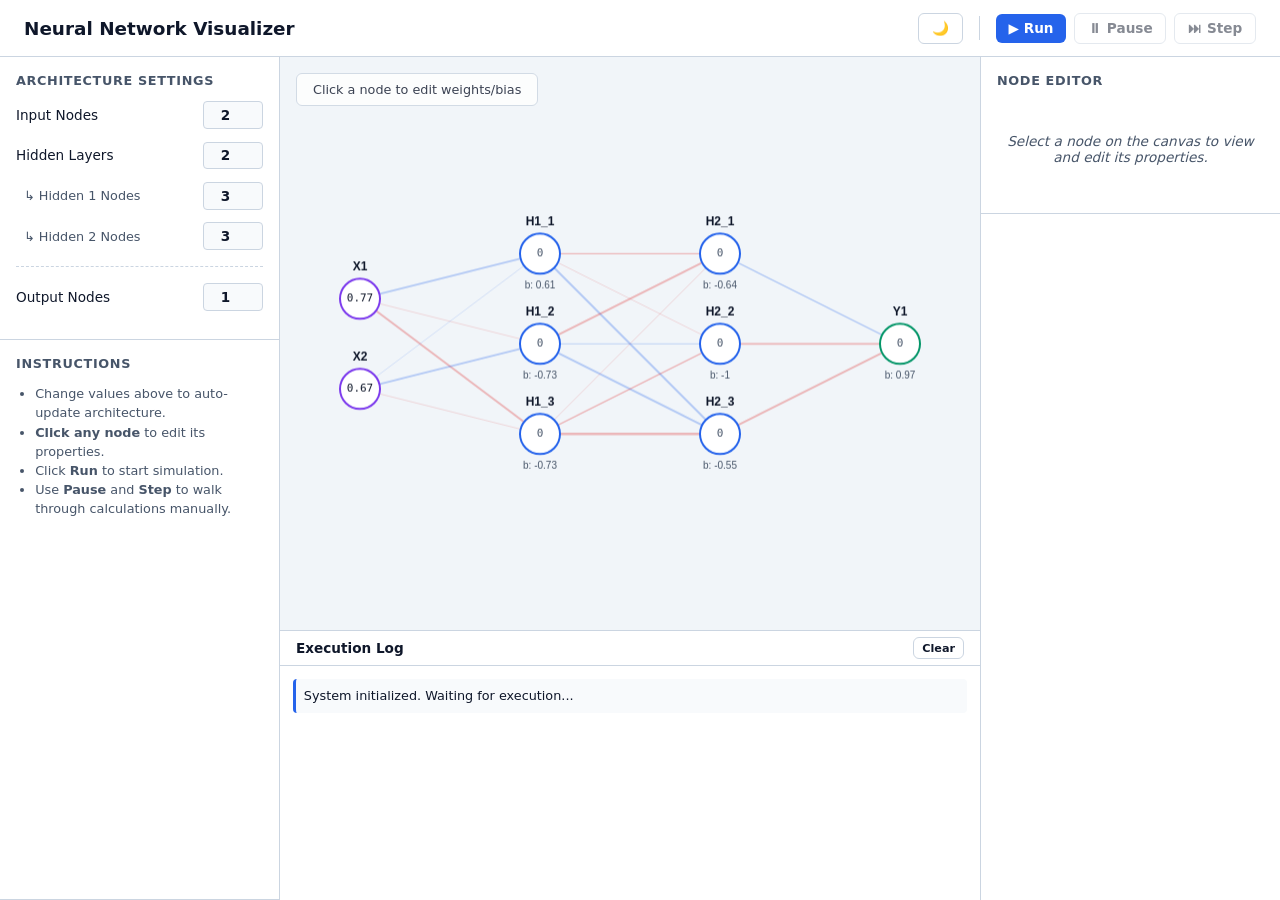
<file: NeuralNetwork.html>
<!DOCTYPE html>
<html lang="en">
<head>
    <meta charset="UTF-8">
    <meta name="viewport" content="width=device-width, initial-scale=1.0">
    <title>Interactive Neural Network Visualizer</title>
    <style>
        :root {
            /* Dark Theme (Default) */
            --bg-base: #0f172a;
            --bg-panel: #1e293b;
            --bg-input: #0f172a;
            --text-main: #f8fafc;
            --text-muted: #94a3b8;
            --border-color: #334155;
            
            --accent: #3b82f6;
            --accent-hover: #2563eb;
            --accent-danger: #ef4444;
            --accent-success: #22c55e;
            --accent-warn: #f59e0b;
            
            /* Canvas Colors */
            --node-input: #8b5cf6;
            --node-hidden: #3b82f6;
            --node-output: #10b981;
            --node-bg: #1e293b;
            --edge-pos: #3b82f6;
            --edge-neg: #ef4444;
            --edge-neutral: #cbd5e1;
            
            /* Highlight Colors */
            --highlight-node: #f59e0b;
            --highlight-glow: rgba(245, 158, 11, 0.6);
        }

        body.light-mode {
            /* Light Theme */
            --bg-base: #f1f5f9;
            --bg-panel: #ffffff;
            --bg-input: #f8fafc;
            --text-main: #0f172a;
            --text-muted: #475569;
            --border-color: #cbd5e1;
            
            --accent: #2563eb;
            --accent-hover: #1d4ed8;
            --accent-danger: #dc2626;
            --accent-success: #16a34a;
            --accent-warn: #d97706;
            
            --node-input: #7c3aed;
            --node-hidden: #2563eb;
            --node-output: #059669;
            --node-bg: #ffffff;
            --edge-pos: #2563eb;
            --edge-neg: #dc2626;
            --edge-neutral: #94a3b8;
        }

        * {
            box-sizing: border-box;
            margin: 0;
            padding: 0;
            font-family: 'Segoe UI', system-ui, sans-serif;
            transition: background-color 0.3s, color 0.3s, border-color 0.3s;
        }

        body {
            background-color: var(--bg-base);
            color: var(--text-main);
            height: 100vh;
            display: flex;
            flex-direction: column;
            overflow: hidden; /* Prevent body scroll for app-like feel */
        }

        header {
            display: flex;
            justify-content: space-between;
            align-items: center;
            padding: 0.8rem 1.5rem;
            background-color: var(--bg-panel);
            border-bottom: 1px solid var(--border-color);
            z-index: 10;
        }

        h1 { font-size: 1.15rem; font-weight: 600; }

        .header-controls {
            display: flex;
            gap: 0.5rem;
            align-items: center;
        }

        .btn {
            background-color: var(--accent);
            color: white;
            border: none;
            padding: 0.4rem 0.8rem;
            border-radius: 6px;
            font-weight: 600;
            font-size: 0.85rem;
            cursor: pointer;
            display: inline-flex;
            align-items: center;
            gap: 0.5rem;
            transition: opacity 0.2s, background-color 0.2s;
        }
        .btn:hover:not(:disabled) { background-color: var(--accent-hover); }
        .btn:disabled { opacity: 0.5; cursor: not-allowed; }
        
        .btn-outline { background: transparent; border: 1px solid var(--border-color); color: var(--text-main); }
        .btn-outline:hover:not(:disabled) { background: var(--bg-input); }
        
        .btn-warn { background-color: var(--accent-warn); color: white; border: none; }
        .btn-warn:hover:not(:disabled) { background-color: #d97706; }

        .app-body {
            display: flex;
            flex: 1;
            overflow: hidden;
        }

        /* Sidebars optimized for laptops */
        .sidebar {
            width: 280px; /* Reduced for better laptop fit */
            background-color: var(--bg-panel);
            border-right: 1px solid var(--border-color);
            display: flex;
            flex-direction: column;
            flex-shrink: 0;
            overflow-y: auto;
        }
        .sidebar.right {
            border-right: none;
            border-left: 1px solid var(--border-color);
            width: 300px;
        }

        .panel-section {
            padding: 1rem;
            border-bottom: 1px solid var(--border-color);
        }
        .panel-title {
            font-size: 0.8rem;
            text-transform: uppercase;
            letter-spacing: 0.05em;
            color: var(--text-muted);
            margin-bottom: 0.8rem;
            font-weight: 700;
        }

        .control-group {
            margin-bottom: 0.8rem;
            display: flex;
            justify-content: space-between;
            align-items: center;
        }
        .control-group label {
            font-size: 0.85rem;
            font-weight: 500;
        }
        .number-input {
            background-color: var(--bg-input);
            border: 1px solid var(--border-color);
            color: var(--text-main);
            padding: 0.3rem;
            border-radius: 4px;
            width: 60px;
            text-align: center;
            font-weight: 600;
            font-size: 0.85rem;
        }

        .main-view {
            flex: 1;
            display: flex;
            flex-direction: column;
            position: relative;
            background-color: var(--bg-base);
            overflow: hidden;
        }

        #canvas-container {
            flex: 1;
            position: relative;
            min-height: 0;
        }
        canvas {
            display: block;
            width: 100%;
            height: 100%;
            cursor: pointer;
        }

        .canvas-overlay-text {
            position: absolute;
            top: 1rem;
            left: 1rem;
            background: var(--bg-panel);
            padding: 0.5rem 1rem;
            border-radius: 6px;
            border: 1px solid var(--border-color);
            font-size: 0.8rem;
            pointer-events: none;
            opacity: 0.8;
        }

        /* Logger designed to flex perfectly on laptops */
        .logger-container {
            height: 30vh; /* Responsive height */
            min-height: 150px;
            max-height: 300px;
            background-color: var(--bg-panel);
            border-top: 1px solid var(--border-color);
            display: flex;
            flex-direction: column;
        }
        .logger-header {
            padding: 0.4rem 1rem;
            border-bottom: 1px solid var(--border-color);
            font-weight: 600;
            font-size: 0.85rem;
            display: flex;
            justify-content: space-between;
            align-items: center;
        }
        .logger-content {
            flex: 1;
            overflow-y: auto;
            padding: 0.8rem;
            font-family: 'Courier New', Courier, monospace;
            font-size: 0.8rem;
            display: flex;
            flex-direction: column;
            gap: 0.5rem;
        }
        .log-entry {
            padding: 0.5rem;
            background-color: var(--bg-input);
            border-radius: 4px;
            border-left: 3px solid var(--accent);
            line-height: 1.4;
        }
        .log-math { border-left-color: #f59e0b; }
        .log-result { border-left-color: var(--accent-success); background-color: rgba(34, 197, 94, 0.05); }

        /* Property Editor */
        .editor-empty {
            color: var(--text-muted);
            text-align: center;
            padding: 2rem 0;
            font-size: 0.85rem;
            font-style: italic;
        }
        .weight-row {
            display: grid;
            grid-template-columns: 1fr auto;
            align-items: center;
            gap: 0.5rem;
            margin-bottom: 0.5rem;
            background: var(--bg-input);
            padding: 0.4rem;
            border-radius: 4px;
            border: 1px solid var(--border-color);
        }
        .weight-row label { font-size: 0.75rem; font-family: monospace; }
        .weight-input { width: 70px; font-size: 0.8rem; }

    </style>
</head>
<body class="light-mode">

    <header>
        <div class="header-title-area">
            <h1>Neural Network Visualizer</h1>
        </div>
        <div class="header-controls">
            <button id="themeToggleBtn" class="btn btn-outline" title="Toggle Theme">🌙</button>
            <div style="width: 1px; height: 24px; background: var(--border-color); margin: 0 0.5rem;"></div>
            <button id="runPassBtn" class="btn">▶ Run</button>
            <button id="playPauseBtn" class="btn btn-outline" disabled>⏸ Pause</button>
            <button id="stepBtn" class="btn btn-outline" disabled>⏭ Step</button>
        </div>
    </header>

    <div class="app-body">
        
        <!-- Left Sidebar: Architecture Controls -->
        <aside class="sidebar left">
            <div class="panel-section">
                <div class="panel-title">Architecture Settings</div>
                
                <div class="control-group">
                    <label>Input Nodes</label>
                    <input type="number" id="inp-inputs" class="number-input" value="2" min="1" max="6">
                </div>
                
                <div class="control-group">
                    <label>Hidden Layers</label>
                    <input type="number" id="inp-layers" class="number-input" value="2" min="0" max="4">
                </div>
                
                <div id="hidden-layers-container">
                    <!-- Generated via JS -->
                </div>

                <div class="control-group" style="margin-top: 1rem; padding-top: 1rem; border-top: 1px dashed var(--border-color);">
                    <label>Output Nodes</label>
                    <input type="number" id="inp-outputs" class="number-input" value="1" min="1" max="4">
                </div>
            </div>
            
            <div class="panel-section" style="flex: 1;">
                <div class="panel-title">Instructions</div>
                <ul style="font-size: 0.8rem; color: var(--text-muted); padding-left: 1.2rem; line-height: 1.5;">
                    <li>Change values above to auto-update architecture.</li>
                    <li><b>Click any node</b> to edit its properties.</li>
                    <li>Click <b>Run</b> to start simulation.</li>
                    <li>Use <b>Pause</b> and <b>Step</b> to walk through calculations manually.</li>
                </ul>
            </div>
        </aside>

        <!-- Main View: Canvas & Execution Log -->
        <main class="main-view">
            <div id="canvas-container">
                <div class="canvas-overlay-text">Click a node to edit weights/bias</div>
                <canvas id="nnCanvas"></canvas>
            </div>
            
            <div class="logger-container">
                <div class="logger-header">
                    <span>Execution Log</span>
                    <button id="clearLogBtn" class="btn btn-outline" style="font-size: 0.7rem; padding: 0.2rem 0.5rem;">Clear</button>
                </div>
                <div class="logger-content" id="loggerContent">
                    <div class="log-entry">System initialized. Waiting for execution...</div>
                </div>
            </div>
        </main>

        <!-- Right Sidebar: Properties Editor -->
        <aside class="sidebar right">
            <div class="panel-section">
                <div class="panel-title">Node Editor</div>
                <div id="editor-container">
                    <div class="editor-empty">Select a node on the canvas to view and edit its properties.</div>
                </div>
            </div>
        </aside>

    </div>

    <script>
        // --- Core State ---
        let architecture = []; // Array of integers [input, hidden1, hidden2, output]
        let nodes = []; // Holds node objects {id, layer, index, x, y, bias, value, preAct, label, type, isTarget}
        let edges = []; // Holds edge objects {source, target, weight, isTarget}
        let selectedNodeId = null;

        // Simulation & Playback Control States
        let isSimulating = false;
        let isPaused = false;
        let resolvePause = null;

        // --- DOM Elements ---
        const canvas = document.getElementById('nnCanvas');
        const ctx = canvas.getContext('2d');
        const container = document.getElementById('canvas-container');
        
        const inpInputs = document.getElementById('inp-inputs');
        const inpLayers = document.getElementById('inp-layers');
        const hiddenLayersContainer = document.getElementById('hidden-layers-container');
        const inpOutputs = document.getElementById('inp-outputs');
        
        const runPassBtn = document.getElementById('runPassBtn');
        const playPauseBtn = document.getElementById('playPauseBtn');
        const stepBtn = document.getElementById('stepBtn');
        const clearLogBtn = document.getElementById('clearLogBtn');
        const themeToggleBtn = document.getElementById('themeToggleBtn');
        const loggerContent = document.getElementById('loggerContent');
        const editorContainer = document.getElementById('editor-container');

        function init() {
            window.addEventListener('resize', resizeCanvas);
            
            // Auto-update architecture on input change
            inpInputs.addEventListener('input', buildNetworkFromUI);
            inpOutputs.addEventListener('input', buildNetworkFromUI);
            inpLayers.addEventListener('input', () => {
                generateHiddenLayerInputs();
                buildNetworkFromUI();
            });
            
            // Playback Controls
            runPassBtn.addEventListener('click', runForwardPass);
            playPauseBtn.addEventListener('click', togglePause);
            stepBtn.addEventListener('click', triggerStep);
            
            // Utilities
            clearLogBtn.addEventListener('click', () => loggerContent.innerHTML = '');
            themeToggleBtn.addEventListener('click', toggleTheme);
            canvas.addEventListener('mousedown', handleCanvasClick);

            // Initial Setup
            generateHiddenLayerInputs();
            buildNetworkFromUI();
        }

        function toggleTheme() {
            const body = document.body;
            body.classList.toggle('light-mode');
            themeToggleBtn.innerText = body.classList.contains('light-mode') ? '🌙' : '☀️';
            drawNetwork();
        }

        function generateHiddenLayerInputs() {
            const count = parseInt(inpLayers.value) || 0;
            hiddenLayersContainer.innerHTML = '';
            for (let i = 0; i < count; i++) {
                const div = document.createElement('div');
                div.className = 'control-group';
                div.innerHTML = `
                    <label style="padding-left: 0.5rem; font-size: 0.8rem; color: var(--text-muted);">↳ Hidden ${i+1} Nodes</label>
                    <input type="number" class="number-input hidden-layer-size" value="3" min="1" max="8">
                `;
                hiddenLayersContainer.appendChild(div);
            }
            
            // Bind listeners to dynamically created inputs
            document.querySelectorAll('.hidden-layer-size').forEach(inp => {
                inp.addEventListener('input', buildNetworkFromUI);
            });
        }

        function buildNetworkFromUI() {
            if (isSimulating) return; // Prevent building while running

            const numIn = parseInt(inpInputs.value) || 1;
            const numOut = parseInt(inpOutputs.value) || 1;
            
            const hiddenInputs = document.querySelectorAll('.hidden-layer-size');
            const hiddenSizes = Array.from(hiddenInputs).map(inp => parseInt(inp.value) || 1);

            architecture = [numIn, ...hiddenSizes, numOut];
            
            initializeDataStructures();
            resizeCanvas(); 
            
            selectedNodeId = null;
            updateEditorPanel();
        }

        function initializeDataStructures() {
            nodes = [];
            edges = [];
            let nodeIdCounter = 0;

            for (let l = 0; l < architecture.length; l++) {
                const nodeCount = architecture[l];
                let layerType = l === 0 ? 'input' : (l === architecture.length - 1 ? 'output' : 'hidden');
                
                for (let i = 0; i < nodeCount; i++) {
                    let label = layerType === 'input' ? `X${i+1}` : (layerType === 'output' ? `Y${i+1}` : `H${l}_${i+1}`);
                    
                    nodes.push({
                        id: `node_${nodeIdCounter++}`,
                        layer: l,
                        index: i,
                        type: layerType,
                        label: label,
                        bias: layerType === 'input' ? 0 : parseFloat((Math.random() * 2 - 1).toFixed(2)),
                        value: layerType === 'input' ? parseFloat((Math.random()).toFixed(2)) : 0,
                        preAct: 0,
                        isTarget: false,
                        x: 0, y: 0
                    });
                }
            }

            for (let l = 0; l < architecture.length - 1; l++) {
                const currentLayerNodes = nodes.filter(n => n.layer === l);
                const nextLayerNodes = nodes.filter(n => n.layer === l + 1);

                currentLayerNodes.forEach(sourceNode => {
                    nextLayerNodes.forEach(targetNode => {
                        edges.push({
                            source: sourceNode.id,
                            target: targetNode.id,
                            weight: parseFloat((Math.random() * 2 - 1).toFixed(2)),
                            isTarget: false
                        });
                    });
                });
            }
        }

        function resizeCanvas() {
            const rect = container.getBoundingClientRect();
            const dpr = window.devicePixelRatio || 1;
            canvas.width = rect.width * dpr;
            canvas.height = rect.height * dpr;
            ctx.scale(dpr, dpr);
            canvas.style.width = `${rect.width}px`;
            canvas.style.height = `${rect.height}px`;
            
            calculateCoordinates(rect.width, rect.height);
            drawNetwork();
        }

        function calculateCoordinates(width, height) {
            const layerCount = architecture.length;
            const paddingX = Math.max(80, width * 0.1);
            const usableWidth = width - (paddingX * 2);
            const gapX = usableWidth / (layerCount - 1 || 1);

            for (let l = 0; l < layerCount; l++) {
                const layerNodes = nodes.filter(n => n.layer === l);
                const nodeCount = layerNodes.length;
                const paddingY = Math.max(50, height * 0.1);
                const usableHeight = height - (paddingY * 2);
                
                const maxGapY = 90; 
                let gapY = usableHeight / Math.max(1, nodeCount);
                if (gapY > maxGapY) gapY = maxGapY;

                const totalLayerHeight = gapY * (nodeCount - 1);
                const startY = (height - totalLayerHeight) / 2;

                const x = paddingX + (l * gapX);

                layerNodes.forEach((node, i) => {
                    node.x = x;
                    node.y = startY + (i * gapY);
                });
            }
        }

        function getCSSVar(name) {
            return getComputedStyle(document.body).getPropertyValue(name).trim();
        }

        function drawNetwork() {
            const width = canvas.clientWidth;
            const height = canvas.clientHeight;
            ctx.clearRect(0, 0, width, height);

            const cBg = getCSSVar('--node-bg');
            const cInput = getCSSVar('--node-input');
            const cHidden = getCSSVar('--node-hidden');
            const cOutput = getCSSVar('--node-output');
            const cEdgePos = getCSSVar('--edge-pos');
            const cEdgeNeg = getCSSVar('--edge-neg');
            const cHighlight = getCSSVar('--highlight-node');
            const cGlow = getCSSVar('--highlight-glow');
            const cText = getCSSVar('--text-main');
            const cTextMuted = getCSSVar('--text-muted');

            // Draw Edges
            edges.forEach(edge => {
                const src = nodes.find(n => n.id === edge.source);
                const tgt = nodes.find(n => n.id === edge.target);
                
                ctx.beginPath();
                ctx.moveTo(src.x, src.y);
                ctx.lineTo(tgt.x, tgt.y);
                
                if (edge.isTarget) {
                    ctx.lineWidth = 3;
                    ctx.strokeStyle = cHighlight;
                    ctx.shadowColor = cGlow;
                    ctx.shadowBlur = 8;
                } else {
                    ctx.lineWidth = Math.max(0.5, Math.abs(edge.weight) * 2.5);
                    ctx.strokeStyle = edge.weight >= 0 ? cEdgePos : cEdgeNeg;
                    ctx.globalAlpha = 0.3;
                    ctx.shadowBlur = 0;
                }
                
                ctx.stroke();
                ctx.globalAlpha = 1.0;
                ctx.shadowBlur = 0;
            });

            // Draw Nodes
            ctx.textAlign = "center";
            ctx.textBaseline = "middle";

            nodes.forEach(node => {
                const isSelected = selectedNodeId === node.id;
                
                ctx.beginPath();
                ctx.arc(node.x, node.y, 20, 0, Math.PI * 2);
                ctx.fillStyle = cBg;
                ctx.fill();

                let bColor = node.type === 'input' ? cInput : (node.type === 'hidden' ? cHidden : cOutput);
                
                ctx.lineWidth = isSelected ? 4 : 2;
                ctx.strokeStyle = node.isTarget ? cHighlight : bColor;
                
                if (node.isTarget || isSelected) {
                    ctx.shadowColor = node.isTarget ? cGlow : bColor;
                    ctx.shadowBlur = 12;
                }
                
                ctx.stroke();
                ctx.shadowBlur = 0;

                // Labels Above
                ctx.fillStyle = cText;
                ctx.font = "bold 12px sans-serif";
                ctx.fillText(node.label, node.x, node.y - 32);

                // Values inside node
                ctx.font = "11px monospace";
                ctx.fillStyle = node.value === 0 && node.type !== 'input' ? cTextMuted : cText;
                let displayVal = Number.isInteger(node.value) ? node.value.toString() : node.value.toFixed(2);
                ctx.fillText(displayVal, node.x, node.y);
                
                // FIXED: Draw Bias indicator safely below the node to prevent overlapping
                if (node.type !== 'input') {
                    ctx.font = "10px sans-serif";
                    ctx.fillStyle = cTextMuted;
                    ctx.fillText(`b: ${node.bias}`, node.x, node.y + 32); 
                }
            });
        }

        function handleCanvasClick(e) {
            if (isSimulating) return;

            const rect = canvas.getBoundingClientRect();
            const x = e.clientX - rect.left;
            const y = e.clientY - rect.top;

            let clickedNode = null;
            for (let node of nodes) {
                const dist = Math.sqrt(Math.pow(x - node.x, 2) + Math.pow(y - node.y, 2));
                if (dist <= 25) { 
                    clickedNode = node;
                    break;
                }
            }

            selectedNodeId = clickedNode ? clickedNode.id : null;
            updateEditorPanel();
            drawNetwork();
        }

        function updateEditorPanel() {
            if (!selectedNodeId) {
                editorContainer.innerHTML = `<div class="editor-empty">Select a node on the canvas to view and edit its properties.</div>`;
                return;
            }

            const node = nodes.find(n => n.id === selectedNodeId);
            let html = `<div style="margin-bottom: 1rem;">
                <h3 style="color: var(--accent); margin-bottom: 0.5rem; border-bottom: 1px solid var(--border-color); padding-bottom: 0.5rem; font-size: 0.95rem;">
                    Node: ${node.label} <span style="font-size: 0.75rem; color: var(--text-muted); float: right;">(${node.type})</span>
                </h3>
            </div>`;

            if (node.type === 'input') {
                html += `
                    <div class="control-group">
                        <label>Input Value (X)</label>
                        <input type="number" id="edit-node-val" class="number-input weight-input" step="0.1" value="${node.value}">
                    </div>
                `;
            } else {
                html += `
                    <div class="control-group">
                        <label>Node Bias (b)</label>
                        <input type="number" id="edit-node-bias" class="number-input weight-input" step="0.1" value="${node.bias}">
                    </div>
                    
                    <div style="margin-top: 1.2rem;">
                        <h4 style="font-size: 0.8rem; margin-bottom: 0.5rem; color: var(--text-muted);">Incoming Weights (w)</h4>
                `;
                
                const incomingEdges = edges.filter(e => e.target === node.id);
                incomingEdges.forEach((edge) => {
                    const srcNode = nodes.find(n => n.id === edge.source);
                    html += `
                        <div class="weight-row">
                            <label>w<sub>${srcNode.label}→${node.label}</sub></label>
                            <input type="number" class="number-input weight-input edit-weight" data-edge-idx="${edges.indexOf(edge)}" step="0.1" value="${edge.weight}">
                        </div>
                    `;
                });
                
                html += `</div>`;
            }

            editorContainer.innerHTML = html;

            if (node.type === 'input') {
                document.getElementById('edit-node-val').addEventListener('input', (e) => {
                    node.value = parseFloat(e.target.value) || 0;
                    drawNetwork();
                });
            } else {
                document.getElementById('edit-node-bias').addEventListener('input', (e) => {
                    node.bias = parseFloat(e.target.value) || 0;
                    drawNetwork();
                });
                
                document.querySelectorAll('.edit-weight').forEach(inp => {
                    inp.addEventListener('input', (e) => {
                        const edgeIdx = parseInt(e.target.getAttribute('data-edge-idx'));
                        edges[edgeIdx].weight = parseFloat(e.target.value) || 0;
                        drawNetwork();
                    });
                });
            }
        }

        function logMessage(msg, type='log-info') {
            const entry = document.createElement('div');
            entry.className = `log-entry ${type}`;
            entry.innerHTML = msg;
            loggerContent.appendChild(entry);
            loggerContent.scrollTop = loggerContent.scrollHeight;
        }

        // Helper to handle pausing and stepping
        async function waitStep(ms) {
            // Normal delay if playing
            if (!isPaused) {
                await new Promise(r => setTimeout(r, ms));
            }
            // If paused (or just took a step), wait until resumed/stepped
            if (isPaused) {
                await new Promise(r => { resolvePause = r; });
            }
        }

        function togglePause() {
            isPaused = !isPaused;
            if (isPaused) {
                playPauseBtn.innerHTML = "▶ Resume";
                playPauseBtn.classList.replace('btn-warn', 'btn-outline');
            } else {
                playPauseBtn.innerHTML = "⏸ Pause";
                playPauseBtn.classList.replace('btn-outline', 'btn-warn');
                if (resolvePause) {
                    resolvePause();
                    resolvePause = null;
                }
            }
        }

        function triggerStep() {
            isPaused = true; // Ensure it stays paused after executing one step
            playPauseBtn.innerHTML = "▶ Resume";
            playPauseBtn.classList.replace('btn-warn', 'btn-outline');
            if (resolvePause) {
                resolvePause();
                resolvePause = null;
            }
        }

        async function runForwardPass() {
            if (isSimulating) return;
            
            // Setup Simulation UI State
            isSimulating = true;
            isPaused = false;
            
            runPassBtn.disabled = true;
            inpInputs.disabled = true;
            inpLayers.disabled = true;
            inpOutputs.disabled = true;
            
            playPauseBtn.disabled = false;
            stepBtn.disabled = false;
            playPauseBtn.innerHTML = "⏸ Pause";
            playPauseBtn.classList.replace('btn-outline', 'btn-warn');

            loggerContent.innerHTML = ''; // Clear prior logs

            // Clear previous calculations (hidden and output nodes)
            nodes.forEach(n => {
                if (n.type !== 'input') n.value = 0;
            });
            drawNetwork();

            logMessage('<b>=== Starting Forward Pass Execution ===</b>', 'log-info');
            
            let inputNodes = nodes.filter(n => n.layer === 0);
            let inpsStr = inputNodes.map(n => `<b>${n.label}</b>=${n.value}`).join(' | ');
            logMessage(`Input Data: [ ${inpsStr} ]`, 'log-info');
            
            await waitStep(800);

            // Layer by Layer Calculation
            for (let l = 1; l < architecture.length; l++) {
                let currentLayerNodes = nodes.filter(n => n.layer === l);
                let layerName = l === architecture.length - 1 ? 'Output Layer' : `Hidden Layer ${l}`;
                
                logMessage(`<br><b>--- Processing ${layerName} ---</b>`, 'log-info');

                // Node by Node Calculation
                for (let node of currentLayerNodes) {
                    // Highlight Active Node and Incoming Edges
                    node.isTarget = true;
                    let incomingEdges = edges.filter(e => e.target === node.id);
                    incomingEdges.forEach(e => e.isTarget = true);
                    drawNetwork();

                    let sum = node.bias;
                    let formulaDisplay = [];
                    let numericDisplay = [];

                    logMessage(`Calculating Node <b>${node.label}</b>:`, 'log-info');
                    await waitStep(400);

                    // Compute Weighted Sum
                    for (let edge of incomingEdges) {
                        let sourceNode = nodes.find(n => n.id === edge.source);
                        let w = edge.weight;
                        let x = sourceNode.value;
                        let val = w * x;
                        sum += val;

                        formulaDisplay.push(`(w<sub>${sourceNode.label}</sub>&times;${sourceNode.label})`);
                        numericDisplay.push(`(${w}&times;${x})`);
                    }

                    // Display Mathematical Equation
                    let zVal = sum.toFixed(3);
                    let eq1 = `Z = ` + formulaDisplay.join(' + ') + ` + bias`;
                    let eq2 = `Z = ` + numericDisplay.join(' + ') + ` + (${node.bias})`;
                    
                    logMessage(`${eq1}<br>${eq2}<br><b>Z = ${zVal}</b>`, 'log-math');
                    await waitStep(600);

                    // Apply Activation Function (ReLU)
                    let activation = Math.max(0, sum);
                    node.value = activation;
                    
                    let actFormat = activation.toFixed(3);
                    logMessage(`Applying ReLU Activation ( max(0, Z) ):<br>Result = max(0, ${zVal}) = <b style="font-size:1.1em">${actFormat}</b>`, 'log-result');
                    
                    drawNetwork();
                    await waitStep(800);

                    // Remove Highlights after processing
                    node.isTarget = false;
                    incomingEdges.forEach(e => e.isTarget = false);
                    drawNetwork();
                }
            }

            // Final Output Array
            let outNodes = nodes.filter(n => n.layer === architecture.length - 1);
            let outStr = outNodes.map(n => `<b>${n.label}</b>=${n.value.toFixed(3)}`).join(' | ');
            logMessage(`<br><b>=== Forward Pass Complete ===</b><br>Final Network Output: [ ${outStr} ]`, 'log-info');

            // Reset UI State post-simulation
            isSimulating = false;
            runPassBtn.disabled = false;
            inpInputs.disabled = false;
            inpLayers.disabled = false;
            inpOutputs.disabled = false;
            
            playPauseBtn.disabled = true;
            stepBtn.disabled = true;
            playPauseBtn.innerHTML = "⏸ Pause";
            playPauseBtn.classList.replace('btn-warn', 'btn-outline');
        }

        window.onload = init;
    </script>
</body>
</html>
</file>
